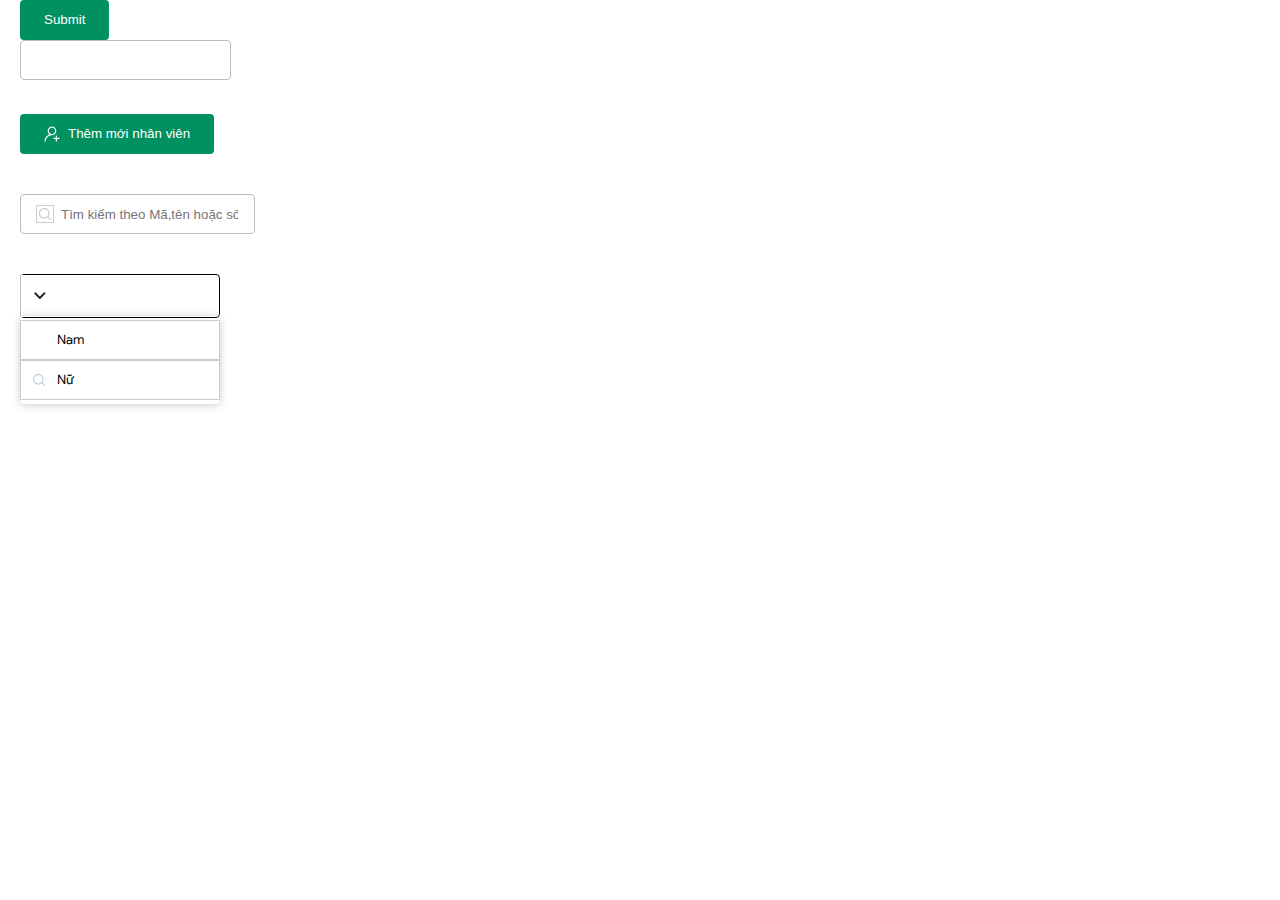
<file: pages/index.html>
<!DOCTYPE html>
<html lang="en">

<head>
    <meta charset="UTF-8">
    <meta http-equiv="X-UA-Compatible" content="IE=edge">
    <meta name="viewport" content="width=device-width, initial-scale=1.0">
    <title>Phần mềm quản lí nhà hàng</title>
    <link rel="stylesheet" href="../content/font/fontawesome-5.15.1/css/all.min.css">
    <link rel="stylesheet" href="../css/main.css" />
    <link rel="stylesheet" href="../css/base/button.css" />
</head>

<body style="margin-left: 20px;">
    <button class="button">Submit</button>
    <input type="text" class="text-box-default" />
    <br/> <br> <br>
    <button class="button">
        <div class="btn-icon btn-icon-employee"></div>
        <div class="btn-text">Thêm mới nhân viên</div>
    </button>

    <br/> <br> <br>
    <div class="textbox">
        <div class="textbox-icon icon-search"></div>
        <input type="text" class=" text-box-default textbox-with-icon" placeholder="Tìm kiếm theo Mã,tên hoặc số điện thoại">
    </div>
    <br/> <br> <br>
    <div class="row" style="display: block;">
        <div class="combobox " style="width: 200px;">
            <input type="text" />
            <button class="btn-combobox"><i class="fas fa-chevron-down"></i></button>
            <div class="combobox-data">
                <div class="combobox-item">
                    <div class="combobox-item-icon"></div>
                    <div class="combobox-item-text">Nam</div>
                </div>
                <div class="combobox-item">
                    <div class="combobox-item-icon icon-combobox-selected"></div>
                    <div class="combobox-item-text">Nữ</div>
                </div>
            </div>
        </div>
    </div>
    <script src="../content/font/fontawesome-5.15.1/js/all.min.js"></script>
</body>

</html>
</file>
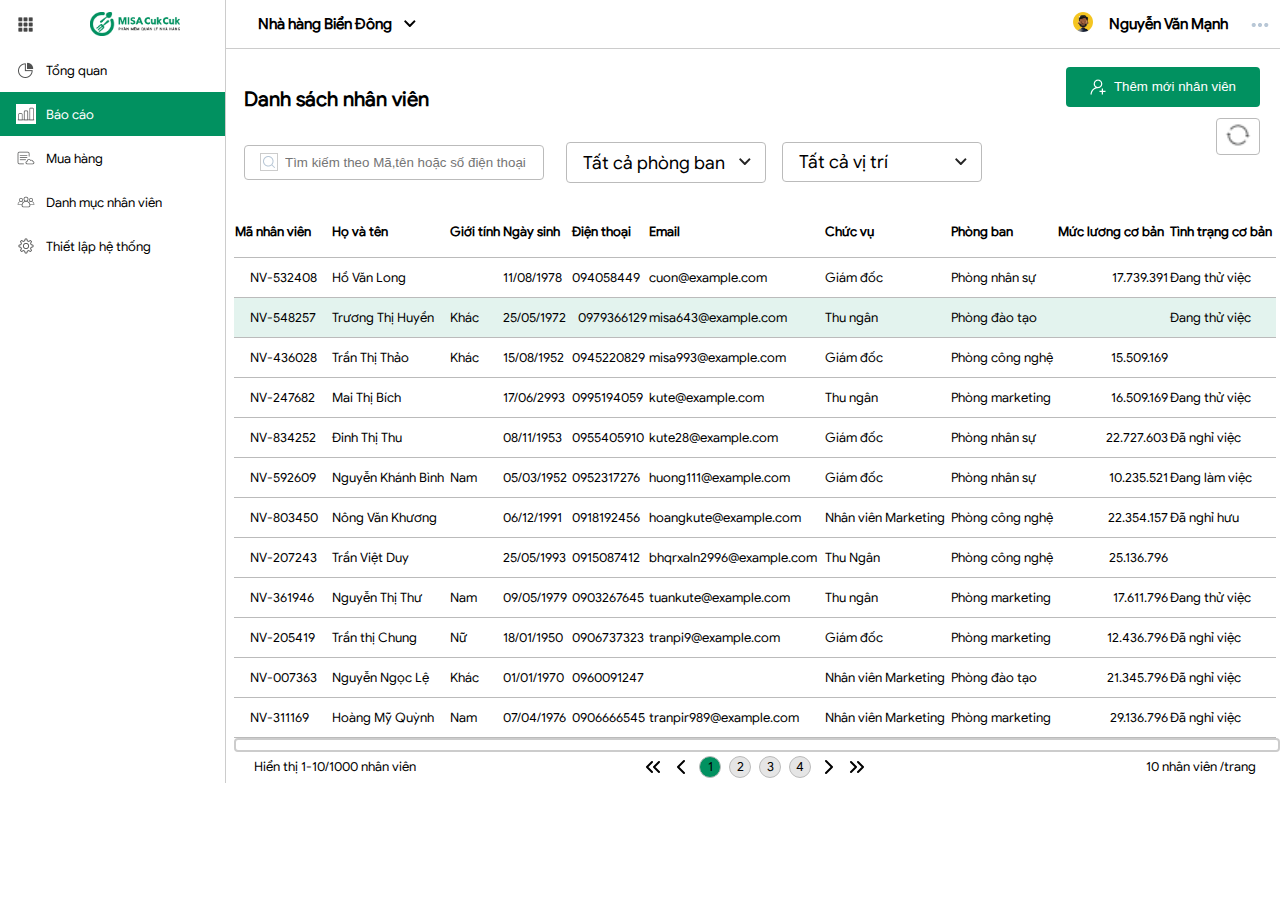
<file: pages/employee.html>
<!DOCTYPE html>
<html lang="en">

<head>
    <meta charset="UTF-8">
    <meta http-equiv="X-UA-Compatible" content="IE=edge">
    <meta name="viewport" content="width=device-width, initial-scale=1.0">
    <title>Phần mềm quản lí nhà hàng</title>
    <link rel="Stylesheet" href="../layout/header.css" />
    <link rel="Stylesheet" href="../layout/content.css" />
    <link rel="Stylesheet" href="../layout/menu.css" />
    <link rel="stylesheet" href="../content/font/fontawesome-5.15.1/css/all.min.css">
    <link rel="Stylesheet" href="../css/main.css" />
    <link rel="Stylesheet" href="../layout/paging.css" />
    <link rel="Stylesheet" href="../css/base/dialog.css" />

</head>

<body>
    <div class="header">
        <div class="header-left">
            <div class="toggle"></div>
            <div class="logo"></div>

        </div>
        <div class="header-right">
            <div class="right-left">
                <div class="right-left-text">Nhà hàng Biển Đông</div>
                <button class="right-left-btn"><i class="fas fa-chevron-down"></i></button>
            </div>
            <div class="right-right">
                <div class="right-right-img"><img src="../content/icon/avatar-default.png" /></div>
                <div class="right-right-text">Nguyễn Văn Mạnh</div>
                <button class="right-right-btn"><img src="../content/icon/option.png"/></button>
            </div>
        </div>
    </div>
    <div class="menu">
        <div class="menu-item ">
            <div class="menu-icon menu-icon-dasbord "></div>
            <div class="menu-item-text">Tổng quan</div>

        </div>
        <div class="menu-item menu-item-active">
            <div class="menu-icon menu-icon-report "></div>
            <div class="menu-item-text">Báo cáo</div>

        </div>
        <div class="menu-item">
            <div class="menu-icon menu-icon-putcharse"></div>
            <div class="menu-item-text">Mua hàng</div>

        </div>
        <div class="menu-item">
            <div class="menu-icon menu-icon-employee"></div>
            <div class="menu-item-text">Danh mục nhân viên</div>

        </div>
        <div class="menu-item">
            <div class="menu-icon menu-icon-setting"></div>
            <div class="menu-item-text">Thiết lập hệ thống</div>

        </div>
    </div>
    <div class="content">
        <div class="content-top">
            <div class="top-left">
                <div class="topleft-text">
                    Danh sách nhân viên
                </div>
                <div class="topleft-textbox">
                    <div class="textbox-icon icon-search"></div>
                    <input type="text" class=" text-box-default textbox-with-icon" placeholder="Tìm kiếm theo Mã,tên hoặc số điện thoại">
                </div>
                <div class="topleft-combobox">
                    <div class="comboboxtext">Tất cả phòng ban</div>
                    <button class="btn-combobox"><i class="fas fa-chevron-down"></i></button>
                </div>
                <div class="combobox-postion">
                    <div class="comboboxtext-position ">Tất cả vị trí</div>
                    <button class="btn-combobox-position "><i class="fas fa-chevron-down"></i></button>
                </div>
            </div>
            <div class="top-right">
                <div class="btn-right">
                    <button class="button">
                        <div class="btn-icon btn-icon-employee"></div>
                        <div class="btn-text" id="btnAddOnClick">Thêm mới nhân viên</div>
                    </button>
                </div>
                <div class="btn-load">
                    <button class="load">
                        <img src="../content/icon/refresh.png" style="width: 30px; height: 30px;">
                    </button>
                </div>

            </div>
        </div>
        <div class="tables">
            <table class="table" style="width: 100%;">
                <thead>
                    <th>Mã nhân viên</th>
                    <th>Họ và tên</th>
                    <th>Giới tính</th>
                    <th>Ngày sinh</th>
                    <th>Điện thoại</th>
                    <th>Email</th>
                    <th>Chức vụ</th>
                    <th>Phòng ban</th>
                    <th>Mức lương cơ bản</th>
                    <th>Tình trạng cơ bản</th>
                </thead>
                <tbody>
                    <tr>
                        <td>NV-532408</td>
                        <td>Hồ Văn Long</td>
                        <td></td>
                        <td>11/08/1978</td>
                        <td>094058449</td>
                        <td>cuon@example.com</td>
                        <td>Giám đốc</td>
                        <td>Phòng nhân sự</td>
                        <td class="text-align-right">17.739.391</td>
                        <td>Đang thử việc</td>
                    </tr>
                    <tr class="click">
                        <td>NV-548257</td>
                        <td>Trương Thị Huyền</td>
                        <td>Khác</td>
                        <td>25/05/1972</td>
                        <td class="text-align-right">0979366129</td>
                        <td>misa643@example.com</td>
                        <td>Thu ngân</td>
                        <td>Phòng đào tạo</td>
                        <td></td>
                        <td>Đang thử việc</td>
                    </tr>
                    <tr>
                        <td>NV-436028</td>
                        <td>Trần Thị Thảo</td>
                        <td>Khác</td>
                        <td>15/08/1952</td>
                        <td>0945220829</td>
                        <td>misa993@example.com</td>
                        <td>Giám đốc</td>
                        <td>Phòng công nghệ</td>
                        <td class="text-align-right">15.509.169</td>
                        <td></td>
                    </tr>
                    <tr>
                        <td>NV-247682</td>
                        <td>Mai Thị Bích</td>
                        <td></td>
                        <td>17/06/2993</td>
                        <td>0995194059</td>
                        <td>kute@example.com</td>
                        <td>Thu ngân</td>
                        <td>Phòng marketing</td>
                        <td class="text-align-right">16.509.169</td>
                        <td>Đang thử việc</td>
                    </tr>
                    <tr>
                        <td>NV-834252</td>
                        <td>Đinh Thị Thu</td>
                        <td></td>
                        <td>08/11/1953</td>
                        <td>0955405910</td>
                        <td>kute28@example.com</td>
                        <td>Giám đốc</td>
                        <td>Phòng nhân sự</td>
                        <td class="text-align-right">22.727.603</td>
                        <td>Đã nghỉ việc</td>
                    </tr>
                    <tr>
                        <td>NV-592609</td>
                        <td>Nguyễn Khánh Bình</td>
                        <td>Nam</td>
                        <td>05/03/1952</td>
                        <td>0952317276</td>
                        <td>huong111@example.com</td>
                        <td>Giám đốc</td>
                        <td>Phòng nhân sự</td>
                        <td class="text-align-right">10.235.521</td>
                        <td>Đang làm việc</td>
                    </tr>
                    <tr>
                        <td>NV-803450</td>
                        <td>Nông Văn Khương</td>
                        <td></td>
                        <td>06/12/1991</td>
                        <td>0918192456</td>
                        <td>hoangkute@example.com</td>
                        <td>Nhân viên Marketing</td>
                        <td>Phòng công nghệ</td>
                        <td class="text-align-right">22.354.157</td>
                        <td>Đã nghỉ hưu</td>
                    </tr>
                    <tr>
                        <td>NV-207243</td>
                        <td>Trần Việt Duy</td>
                        <td></td>
                        <td>25/05/1993</td>
                        <td>0915087412</td>
                        <td>bhqrxaln2996@example.com</td>
                        <td>Thu Ngân</td>
                        <td>Phòng công nghệ</td>
                        <td class="text-align-right">25.136.796</td>
                        <td></td>
                    </tr>
                    <tr>
                        <td>NV-361946</td>
                        <td>Nguyễn Thị Thư</td>
                        <td>Nam</td>
                        <td>09/05/1979</td>
                        <td>0903267645</td>
                        <td>tuankute@example.com</td>
                        <td>Thu ngân</td>
                        <td>Phòng marketing</td>
                        <td class="text-align-right">17.611.796</td>
                        <td>Đang thử việc</td>
                    </tr>
                    <tr>
                        <td>NV-205419</td>
                        <td>Trần thị Chung</td>
                        <td>Nữ</td>
                        <td>18/01/1950</td>
                        <td>0906737323</td>
                        <td>tranpi9@example.com</td>
                        <td>Giám đốc</td>
                        <td>Phòng marketing</td>
                        <td class="text-align-right">12.436.796</td>
                        <td>Đã nghỉ việc</td>
                    </tr>
                    <tr>
                        <td>NV-007363</td>
                        <td>Nguyễn Ngọc Lệ</td>
                        <td>Khác</td>
                        <td>01/01/1970</td>
                        <td>0960091247</td>
                        <td></td>
                        <td>Nhân viên Marketing</td>
                        <td>Phòng đào tạo</td>
                        <td class="text-align-right">21.345.796</td>
                        <td>Đã nghỉ việc</td>
                    </tr>
                    <tr>
                        <td>NV-311169</td>
                        <td>Hoàng Mỹ Quỳnh</td>
                        <td>Nam</td>
                        <td>07/04/1976</td>
                        <td>0906666545</td>
                        <td>tranpir989@example.com</td>
                        <td>Nhân viên Marketing</td>
                        <td>Phòng marketing</td>
                        <td class="text-align-right">29.136.796</td>
                        <td>Đã nghỉ việc</td>
                    </tr>
                </tbody>
            </table>
        </div>
        <div class="content-bottom">
            <div class="scoller"></div>
            <div class="paging-bar">
                <div class="paging-bar-left"> Hiển thị 1-10/1000 nhân viên</div>
                <div class="paging-bar-center">
                    <div class="first-page"></div>
                    <div class="prev-page"></div>
                    <div class="page page-click">1</div>
                    <div class="page">2</div>
                    <div class="page">3</div>
                    <div class="page">4</div>
                    <div class="next-page"></div>
                    <div class="last-page"></div>
                </div>
                <div class="paging-bar-right">10 nhân viên /trang</div>
            </div>
        </div>
    </div>
    <div class="dialog" id="id-dialog" hidden>
        <div class="header-dialog">
            Thông tin nhân viên
        </div>
        <div class="image-dialog">
            <div class="avata-dialog"></div>
        </div>
        <div class="content-dialog">
            <div>
                <div class="text-content">a.Thông tin chung:</div>
                <div class="tag"></div>
            </div>
            <div>
                <div class="info">
                    <label>Mã nhân viên: (<i style="color: red; font-size: 15px;">*</i> )</label>
                    <br>
                    <input type="text" placeholder="NV000999">
                </div>
                <div class="info">
                    <label>Họ và tên: (<i style="color: red; font-size: 15px;">*</i> )</label>
                    <br>
                    <input type="text" placeholder="Nguyễn Văn Mạnh">
                </div>
            </div>
            <div>
                <div class="info">
                    <label>Ngày sinh:</label>
                    <br>
                    <div class="textbox">
                        <input type="text" class=" text-box-default textbox-with-icon" placeholder="11/08/1989">
                        <div class="textbox-icon "><i class="far fa-calendar"></i></div>
                    </div>
                </div>
                <div class="info">
                    <label>Giới tính:</label>
                    <br>
                    <div class="combobox-info">
                        <div class="combobox-input">Nam</div>
                        <button class="btn-combobox-info"><i class="fas fa-chevron-down"></i></button>
                    </div>
                </div>
            </div>
            <div>
                <div class="info">
                    <label>Số CMND/Căn cước:(<i style="color: red; font-size: 15px;">*</i> )</label>
                    <br>
                    <input type="text" placeholder="034099001234">
                </div>
                <div class="info">
                    <label>Ngày cấp:</label>
                    <br>
                    <div class="textbox">
                        <input type="text" class=" text-box-default textbox-with-icon" placeholder="11/08/1989">
                        <div class="textbox-icon "><i class="far fa-calendar"></i></div>
                    </div>
                </div>
            </div>
            <div>
                <div class="info">
                    <label>Nơi cấp:</label>
                    <br>
                    <input type="text" placeholder="Tỉnh Bắc Giang">
                </div>
            </div>
            <div>
                <div class="info">
                    <label>Email: (<i style="color: red; font-size: 15px;">*</i> )</label>
                    <br>
                    <input type="text" placeholder="abc@gmail.com">
                </div>
                <div class="info">
                    <label>Số điện thoại: (<i style="color: red; font-size: 15px;">*</i> )</label>
                    <br>
                    <input type="text" placeholder="0962456526">
                </div>
            </div>
            <div>
                <div class="text-content">b.Thông tin liên hệ:</div>
                <div class="tag"></div>
            </div>
            <div>
                <div class="info">
                    <label>Vị trí:</label>
                    <br>
                    <div class="combobox-info">
                        <div class="combobox-input">Giám đốc</div>
                        <button class="btn-combobox-info"><i class="fas fa-chevron-down"></i></button>
                    </div>
                </div>
                <div class="info">
                    <label>Phòng ban:</label>
                    <br>
                    <div class="combobox-info">
                        <div class="combobox-input">Phòng nhân sự</div>
                        <button class="btn-combobox-info"><i class="fas fa-chevron-down"></i></button>
                    </div>
                </div>
                <div>
                    <div class="info">
                        <label>Mã số thuế cá nhân:</label>
                        <br>
                        <input type="text" placeholder="54227483739">
                    </div>
                    <div class="info">
                        <label>Mức lương cơ bản: </label>
                        <br>
                        <input type="text" placeholder="28.000.000(VND)" class="text-align-right">
                    </div>
                </div>
                <div>
                    <div class="info">
                        <label>Ngày gia nhập công ty:</label>
                        <br>
                        <div class="textbox">
                            <input type="text" class=" text-box-default textbox-with-icon" placeholder="12/05/2015">
                            <div class="textbox-icon "><i class="far fa-calendar"></i></div>
                        </div>
                    </div>
                    <div class="info">
                        <label>Tình trạng công việc:</label>
                        <br>
                        <div class="combobox-info">
                            <div class="combobox-input">Đang làm việc</div>
                            <button class="btn-combobox-info"><i class="fas fa-chevron-down"></i></button>
                        </div>
                    </div>
                </div>
            </div>
        </div>

        <div class="sidebar-dialog">
            <div class="bottom-sidebade">
                <button class="btn-delete" id="btnDeleteOnClick">Hủy</button>
                <div class="save">
                    <i class="far fa-save" style="margin-left: 10px;"></i>
                    <button class="btn-save">Lưu</button>
                </div>

            </div>
        </div>

    </div>

    </div>
    <script src="../js/jquery.min.js"></script>
    <script src="../content/font/fontawesome-5.15.1/js/all.min.js"></script>
    <script src="../js/employee.js"></script>

</body>

</html>
</file>
<file: css/main.css>
/* @import url('../css/base/button.css'); */

@import url('../css/base/text-box.css');
@import url('../css/base/icon.css');
@import url('../css/base/combobox.css');
body {
    font-family: MISAGoogleSans;
    font-size: 13px;
    margin: 0;
}

@font-face {
    font-family: MISAGoogleSans;
    src: url('../content/font/GoogleSans-Regular.otf');
}

@font-face {
    font-family: MISAGoogleSans-Bold;
    src: url('../content/font/GoogleSans-Bold.otf');
}

.text-align-left {
    text-align: left;
}

.text-align-right {
    text-align: right;
}

.text-align-center {
    text-align: center;
}

.margin-left {
    margin-left: 10px;
    text-align: left;
}
</file>
<file: css/base/button.css>
.button {
    height: 40px;
    border-radius: 4px;
    color: #ffffff;
    padding-left: 24px;
    padding-right: 24px;
    text-align: center;
    background-color: #019160;
    line-height: 40px;
    display: inline-block;
}

.button:hover {
    background-color: #2FBE8E;
}

button.button {
    display: flex;
    align-items: center;
    outline: none;
    border: none;
}

.button .btn-icon {
    width: 16px;
    height: 16px;
    box-sizing: border-box;
    display: block;
    margin-right: 8px;
    flex-shrink: 0;
    background-size: auto;
    background-repeat: no-repeat;
    background-position: center;
}

.button .btn-text {
    white-space: nowrap;
}

.button:active {
    background-color: #01B075;
}

.button .btn-icon-employee {
    background-image: url('../../content/icon/add.png');
}
</file>
<file: layout/header.css>
.header {
    height: 48px;
    /* border-bottom: 1px solid #ccc; */
    width: 100%;
}

.header .header-left {
    display: flex;
    align-items: center;
    width: 225px;
    border-right: 1px solid #ccc;
    height: 48px;
    float: left;
}

.header .header-left .toggle {
    width: 24px;
    height: 24px;
    margin: 12px 10px 12px 16px;
    background-image: url('.././content/img/toggle.png');
    background-size: contain;
    background-repeat: no-repeat;
    background-position: center;
}

.header .header-left .logo {
    height: 24px;
    width: 100%;
    background-image: url('../content/img/cukcuk-logo.png');
    background-size: contain;
    background-repeat: no-repeat;
    background-position: center;
}

.header .header-right {
    border-bottom: 1px solid #ccc;
    height: 48px;
}

.header .header-right .right-left {
    display: flex;
    width: 50%;
    left: 0;
    height: 48px;
    position: absolute;
    margin-left: 234px;
    align-items: center;
    /* căn giữa theo chiều dọc*/
}

.header .header-right .right-left .right-left-text {
    font-weight: bold;
    font-size: 15px;
    margin-left: 24px;
}

.header .header-right .right-left .right-left-btn {
    display: flex;
    align-items: center;
    justify-content: center;
    border: none;
    width: 16px;
    height: 16px;
    margin-left: 10px;
    background-color: #ffffff;
    cursor: pointer;
}

.header .header-right .right-left .right-left-btn:active {
    background-color: red;
}

.header .header-right .right-right {
    display: flex;
    /* width: 50%; */
    height: 48px;
    right: 0;
    margin-right: 16px;
    position: absolute;
    align-items: center;
}

.header .header-right .right-right-img>img {
    width: 20px;
    height: 20px;
    margin-right: 16px;
}

.header .header-right .right-right-text {
    font-weight: bold;
    margin-right: 16px;
    font-size: 15px;
}

.header .header-right .right-right-btn {
    width: 20px;
    height: 20px;
    position: relative;
    border: none;
    background-color: #ffffff;
    cursor: pointer;
}

.header .header-right .right-right-btn:active {
    background-color: red;
}
</file>
<file: layout/content.css>
@import url('../css/base/icon.css');
.content {
    position: absolute;
    width: calc(100% - 238px);
    top: 57px;
    left: 234px;
    /* border-left: 1px solid #ccc; */
}

.content .content-top .top-left {
    height: 150px;
    /* width: 50%; */
    float: left;
}

.content .content-top .top-left .topleft-text {
    font-weight: 600;
    font-size: 20px;
    margin-left: 10px;
    margin-top: 30px;
    background-color: white;
    margin-bottom: 30px;
}

.content .content-top .top-left .topleft-textbox {
    height: 40px;
    margin-left: 10px;
    float: left;
}


/* topleft-textbox*/

.text-box-default {
    display: flex;
    height: 40px;
    width: 300px;
    border: 1px solid #bbbbbb;
    padding-left: 16px;
    padding-right: 16px;
    outline: none;
    border-radius: 4px;
    cursor: pointer;
    box-sizing: border-box;
    position: relative;
}

.text-box-default:focus {
    border-color: #019160;
}

.topleft-textbox {
    display: flex;
    align-items: center;
}

.textbox-with-icon {
    display: flex;
    position: absolute;
    flex-shrink: 0;
}

.topleft-textbox .textbox-icon {
    width: 16px;
    height: 16px;
    border: 1px solid #ccc;
    display: block;
    margin-left: 16px;
    margin-right: 8px;
    flex-shrink: 0;
    /*  cố định độ rộng */
    z-index: 1;
}

.topleft-textbox input {
    z-index: 0;
    padding-left: 40px;
}


/*Combobox Tất cả phòng ban*/

.topleft-combobox {
    display: flex;
    position: absolute;
    align-items: center;
    box-sizing: border-box;
    width: 200px;
    border-radius: 4px;
    border: 1px solid #bbbbbb;
    z-index: 1;
    margin-left: 332px;
    /* float: left; */
}

select:focus {
    border-color: #019160;
}

.topleft-combobox .comboboxtext {
    height: 39px;
    width: 150px;
    align-items: center;
    display: flex;
    white-space: nowrap;
    margin-left: 16px;
    font-size: 18px;
}

.topleft-combobox button.btn-combobox {
    position: absolute;
    color: #252525;
    width: 38px;
    height: 38px;
    border: none;
    border-radius: 0 4px 4px 0;
    border-width: 0 0 0 1px;
    border-color: #BBBBBB;
    background-color: #ffffff;
    cursor: pointer;
    outline: none;
    margin-left: 159px;
    z-index: 0;
}

.topleft-combobox button.btn-combobox:hover {
    background-color: #E9EBEE;
}

.topleft-comboboxx button.btn-combobox:active {
    border-style: solid;
}


/* combobox-tất cả vị trí*/

.combobox-postion {
    display: flex;
    position: absolute;
    align-items: center;
    box-sizing: border-box;
    width: 200px;
    border-radius: 4px;
    border: 1px solid #bbbbbb;
    z-index: 1;
    margin-left: 548px;
    height: 40px;
}

.combobox-postion .comboboxtext-position {
    height: 39px;
    width: 150px;
    align-items: center;
    display: flex;
    white-space: nowrap;
    margin-left: 16px;
    font-size: 18px;
}

.combobox-postion button.btn-combobox-position {
    position: absolute;
    color: #252525;
    width: 38px;
    height: 38px;
    border: none;
    border-radius: 0 4px 4px 0;
    border-width: 0 0 0 1px;
    border-color: #BBBBBB;
    background-color: #ffffff;
    cursor: pointer;
    outline: none;
    margin-left: 159px;
    z-index: 0;
}

.content .content-top .top-right {
    display: flex;
    height: 150px;
    /* width: 50%; */
}

.content .content-top .top-right .btn-right {
    right: 0;
    position: absolute;
    margin-top: 10px;
    margin-right: 16px;
}

.button {
    height: 40px;
    border-radius: 4px;
    color: #ffffff;
    padding-left: 24px;
    padding-right: 24px;
    text-align: center;
    background-color: #019160;
    line-height: 40px;
    display: inline-block;
    cursor: pointer;
}

.button:hover {
    background-color: #2FBE8E;
}

button.button {
    display: flex;
    align-items: center;
    outline: none;
    border: none;
}

.button .btn-icon {
    width: 16px;
    height: 16px;
    box-sizing: border-box;
    display: block;
    margin-right: 8px;
    flex-shrink: 0;
    background-size: auto;
    background-repeat: no-repeat;
    background-position: center;
}

.button .btn-text {
    white-space: nowrap;
}

.button:active {
    background-color: #01B075;
}

.button .btn-icon-employee {
    background-image: url('../../content/icon/add.png');
}

.btn-load {
    right: 0;
    position: absolute;
    margin-top: 61px;
}

.btn-load .load {
    cursor: pointer;
    background-color: #ffffff;
    border: 1px solid #bbbbbb;
    border-radius: 4px;
    margin-right: 16px;
}


/* table*/

table.table {
    border-collapse: collapse;
}

table.table thead tr {
    height: 50px;
}

table.table tbody tr {
    height: 40px;
    border-bottom: 1px solid #bbbbbb;
    border-top: 1px solid #bbbbbb;
    cursor: pointer;
}

table.table tbody tr:hover {
    background-color: #E9EBEE;
}

table.table thead tr th {
    padding: 0, 10px;
    white-space: nowrap;
    text-align: left;
}

table.table tbody tr td {
    padding: 0px, 10px;
    white-space: nowrap;
    /* text-align: left; */
}

table.table tbody tr td:first-child {
    padding-left: 16px;
    padding-right: 10px;
}

table.table tbody tr.click {
    background-color: #E3F3EE;
}

.content-bottom .scoller {
    width: 100%;
    height: 10px;
    overflow-x: hidden;
    overflow-y: auto;
    border: 2px solid #ccc;
    border-radius: 4px;
}
</file>
<file: layout/menu.css>
.menu {
    width: 225px;
    height: 735px;
    border-right: 1px solid #ccc;
}

.menu .menu-item {
    display: flex;
    align-items: center;
    height: 44px;
    width: 100%;
    background-color: #ffffff;
    padding-left: 16px;
    box-sizing: border-box;
    cursor: pointer;
}

.menu .menu-item:hover {
    background-color: #e5e5e5;
}

.menu .menu-item.menu-item-active {
    background-color: #019160;
    color: #ffffff;
}

.menu .menu-item .menu-icon {
    width: 20px;
    height: 20px;
    background-color: #ffffff;
    margin-right: 10px;
    background-size: contain;
}

.menu-icon.menu-icon-dasbord {
    background-image: url('.././content/icon/dashboard.png');
}

.menu-icon.menu-icon-report {
    background-image: url('.././content/icon/report.png');
}

.menu-icon.menu-icon-putcharse {
    background-image: url('.././content/icon/document-online.png');
}

.menu-icon.menu-icon-employee {
    background-image: url('.././content/icon/dic-employee.png');
}

.menu-icon.menu-icon-setting {
    background-image: url('.././content/icon/setting.png');
}
</file>
<file: layout/paging.css>
.content-bottom .paging-bar {
    height: 30px;
    width: 100%;
    display: flex;
    justify-content: center;
}

.content-bottom .paging-bar .paging-bar-left {
    display: flex;
    margin-left: 20px;
    height: 30px;
    position: absolute;
    align-items: center;
    white-space: nowrap;
}

.content-bottom .paging-bar .paging-bar-center {
    display: flex;
    position: absolute;
    height: 30px;
    align-items: center;
}

.content-bottom .paging-bar .paging-bar-right {
    right: 0;
    height: 30px;
    position: absolute;
    align-items: center;
    display: flex;
    margin-right: 20px;
}

.paging-bar .paging-bar-left {
    left: 0;
}

.paging-bar .paging-bar-center .first-page {
    float: left;
    height: 20px;
    width: 20px;
    background-image: url(../../content/icon/btn-firstpage.svg);
    background-repeat: no-repeat;
    background-position: center;
    cursor: pointer;
}

.paging-bar .paging-bar-center .prev-page {
    float: left;
    margin-left: 8px;
    height: 20px;
    width: 20px;
    background-image: url(../../content/icon/btn-prev-page.svg);
    background-repeat: no-repeat;
    background-position: center;
    cursor: pointer;
}

.paging-bar .paging-bar-center .page:hover {
    background-color: #019160;
    color: white;
}

.paging-bar .paging-bar-center .page {
    float: left;
    display: flex;
    justify-content: center;
    text-align: center;
    align-items: center;
    margin-left: 8px;
    line-height: 36px;
    height: 20px;
    width: 20px;
    border-radius: 50%;
    border: 1px solid #bbbbbb;
    background-color: #e5e5e5;
    color: black;
    cursor: pointer;
}

.paging-bar .paging-bar-center .page.page-click {
    float: left;
    display: flex;
    justify-content: center;
    text-align: center;
    align-items: center;
    margin-left: 8px;
    line-height: 36px;
    height: 20px;
    width: 20px;
    border-radius: 50%;
    border: 1px solid #bbbbbb;
    background-color: #019160;
    color: black;
    cursor: pointer;
}

.paging-bar .paging-bar-center .next-page {
    float: left;
    margin-left: 8px;
    height: 20px;
    width: 20px;
    background-image: url(../../content/icon/btn-next-page.svg);
    background-repeat: no-repeat;
    background-position: center;
    cursor: pointer;
}

.paging-bar .paging-bar-center .last-page {
    float: left;
    margin-left: 8px;
    height: 20px;
    width: 20px;
    background-image: url(../../content/icon/btn-lastpage.svg);
    background-repeat: no-repeat;
    background-position: center;
    cursor: pointer;
}
</file>
<file: css/base/dialog.css>
.dialog {
    width: 1000px;
    height: 750px;
    border: 24px solid #ccc;
    position: fixed;
    top: 50%;
    left: 50%;
    transform: translate(-50%, -50%);
    border-radius: 4px;
    background-color: #fff;
    z-index: 999;
}

.dialog .header-dialog {
    display: flex;
    height: 40px;
    width: 500px;
    text-transform: uppercase;
    font-size: 20px;
    align-items: center;
    margin: 16px 0 16px 24px;
    white-space: nowrap;
}

.dialog .image-dialog {
    position: absolute;
    width: 250px;
    height: 610px;
    margin-left: 24px;
    margin-right: 24px;
    z-index: 0;
}

.dialog .image-dialog .avata-dialog {
    width: 200px;
    height: 200px;
    border-radius: 50%;
    background-color: orange;
    z-index: 1;
    margin: 24px 0 0 24px;
}

.dialog .content-dialog {
    max-width: 800px;
    height: 610px;
    float: left;
    margin-left: 298px;
    padding: 16px;
    box-sizing: border-box;
}

.dialog .content-dialog .text-content {
    text-transform: uppercase;
    font-size: 15px;
    margin: 0 0 5px 0;
}

.dialog .content-dialog .tag {
    height: 5px;
    width: 100px;
    background-color: green;
    margin: 0 0 5px 0;
    /* margin-left: 16px; */
}

.dialog .content-dialog .info {
    float: left;
    margin: 0 16px 16px 0;
}

.dialog .content-dialog .info>label {
    margin: 15px 0 15px 0;
    white-space: nowrap;
}

.dialog .content-dialog .info>input {
    width: 300px;
    height: 30px;
    border: 1px solid #ccc;
    border-radius: 4px;
}

.text-box-default {
    height: 35px;
    border: 1px solid #bbbbbb;
    padding-right: 16px;
    outline: none;
    border-radius: 4px;
    cursor: pointer;
}

.textbox {
    margin-top: 10px;
    width: 300px;
}

.textbox .textbox-icon {
    width: 20px;
    height: 20px;
    border: none;
    display: block;
    z-index: 1;
    margin-left: 274px;
    cursor: pointer;
    align-items: center;
}

.textbox input {
    z-index: 0;
    margin: 0;
    padding: 0;
}

.dialog .content-dialog .info .combobox-info {
    position: relative;
    display: flex;
}

.dialog .content-dialog .info .combobox-info .combobox-input {
    display: flex;
    font-size: 15px;
    height: 30px;
    width: 300px;
    border: 1px solid #ccc;
    border-radius: 4px;
    align-items: center;
    margin-top: 3px;
    margin-left: 4px;
    z-index: 999;
    cursor: pointer;
}

.dialog .content-dialog .info .combobox-info .btn-combobox-info {
    position: absolute;
    background-color: #fff;
    margin-left: 276px;
    width: 29px;
    height: 29px;
    border-radius: 0 4px 4px 0;
    border: none;
    cursor: pointer;
    outline: none;
    margin-top: 3px;
    z-index: 0;
}

.dialog .sidebar-dialog {
    margin-top: 626px;
    width: 1000px;
    height: 69px;
    background-color: rgb(226, 221, 221);
}

.dialog .sidebar-dialog .bottom-sidebade {
    margin-left: 830px;
    padding-top: 20px;
}

.dialog .sidebar-dialog .btn-delete {
    height: 30px;
    width: 70px;
    display: flex;
    position: absolute;
    border: none;
    border-radius: 4px;
    background-color: rgb(226, 221, 221);
    cursor: pointer;
    margin-left: 10px;
    align-items: center;
    font-weight: bold;
}

.dialog .sidebar-dialog .save {
    height: 30px;
    width: 70px;
    position: absolute;
    float: left;
    margin-left: 86px;
    background-color: green;
    align-items: center;
    display: flex;
    border-radius: 4px;
    cursor: pointer;
    color: #fff;
}

.dialog .sidebar-dialog .save .btn-save {
    float: left;
    margin-left: 25px;
    position: absolute;
    background-color: green;
    border: none;
    color: #fff;
    font-weight: bold;
    cursor: pointer;
}
</file>
